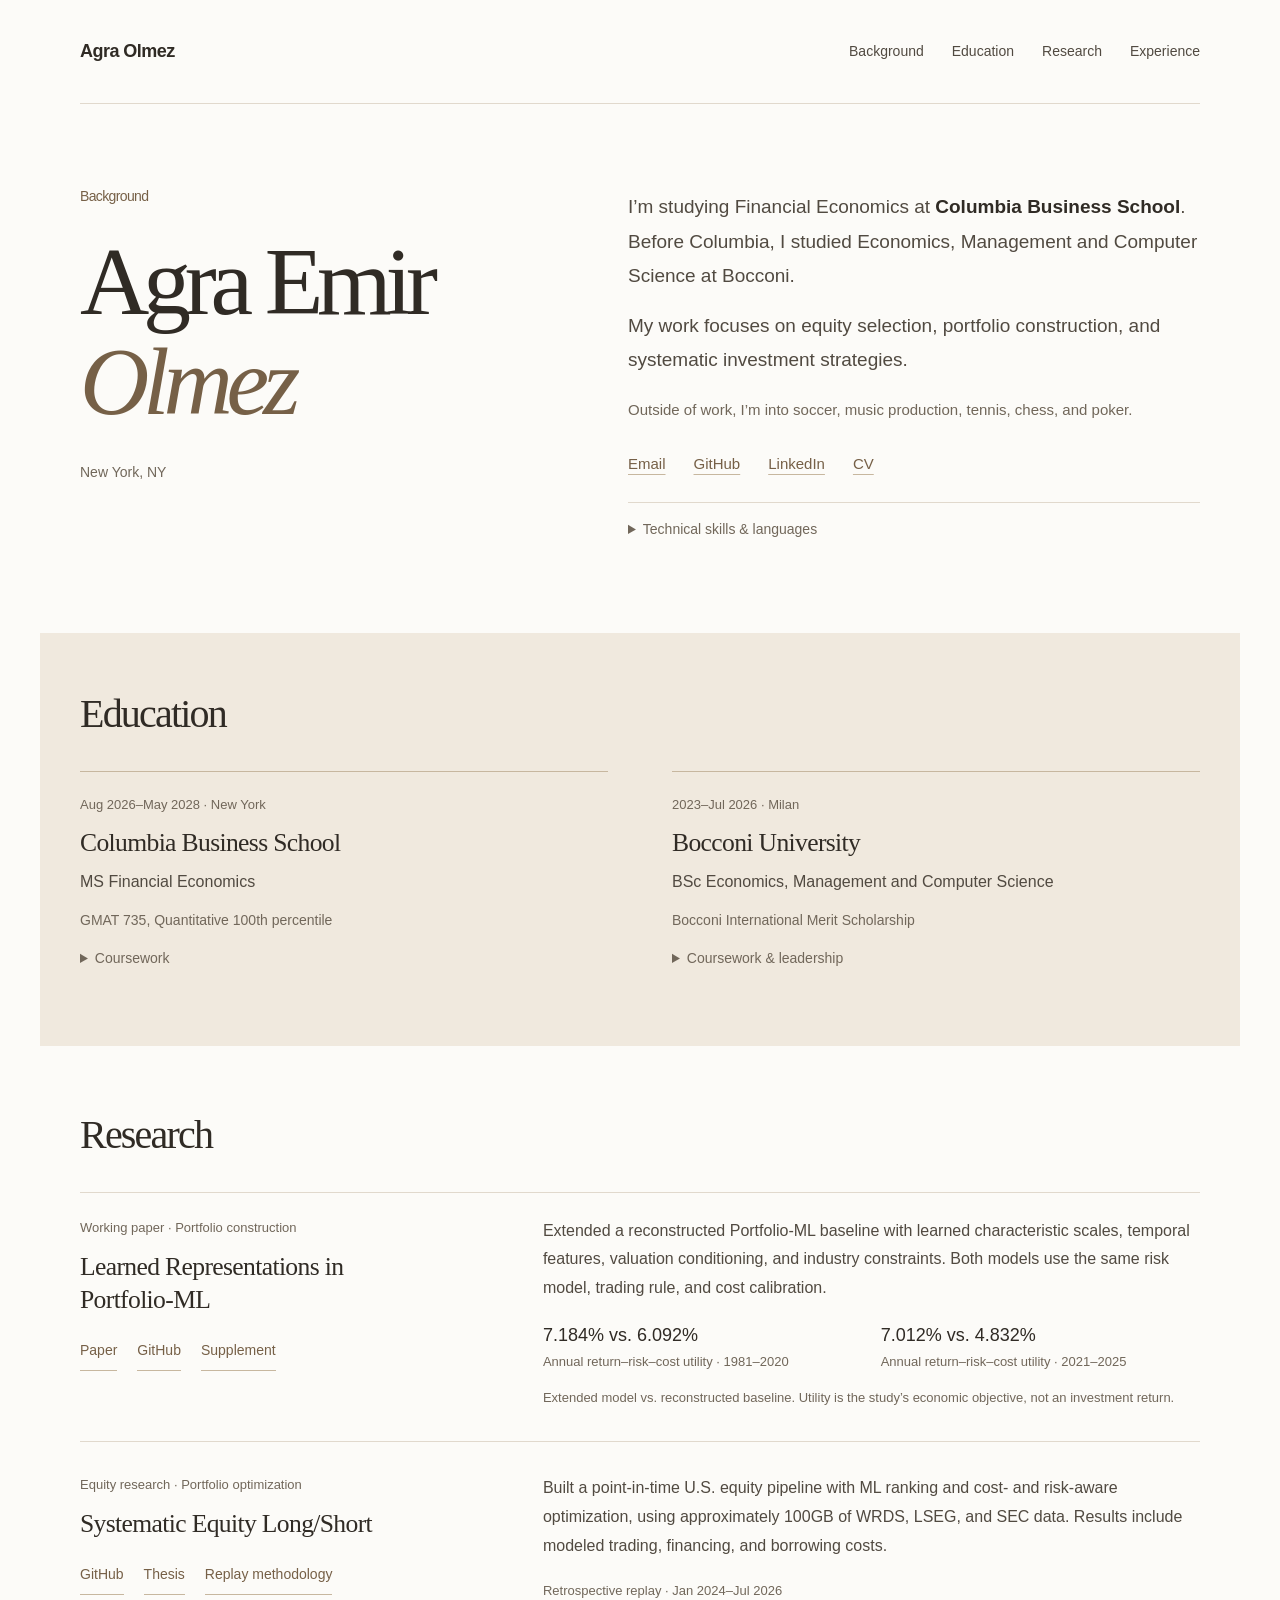
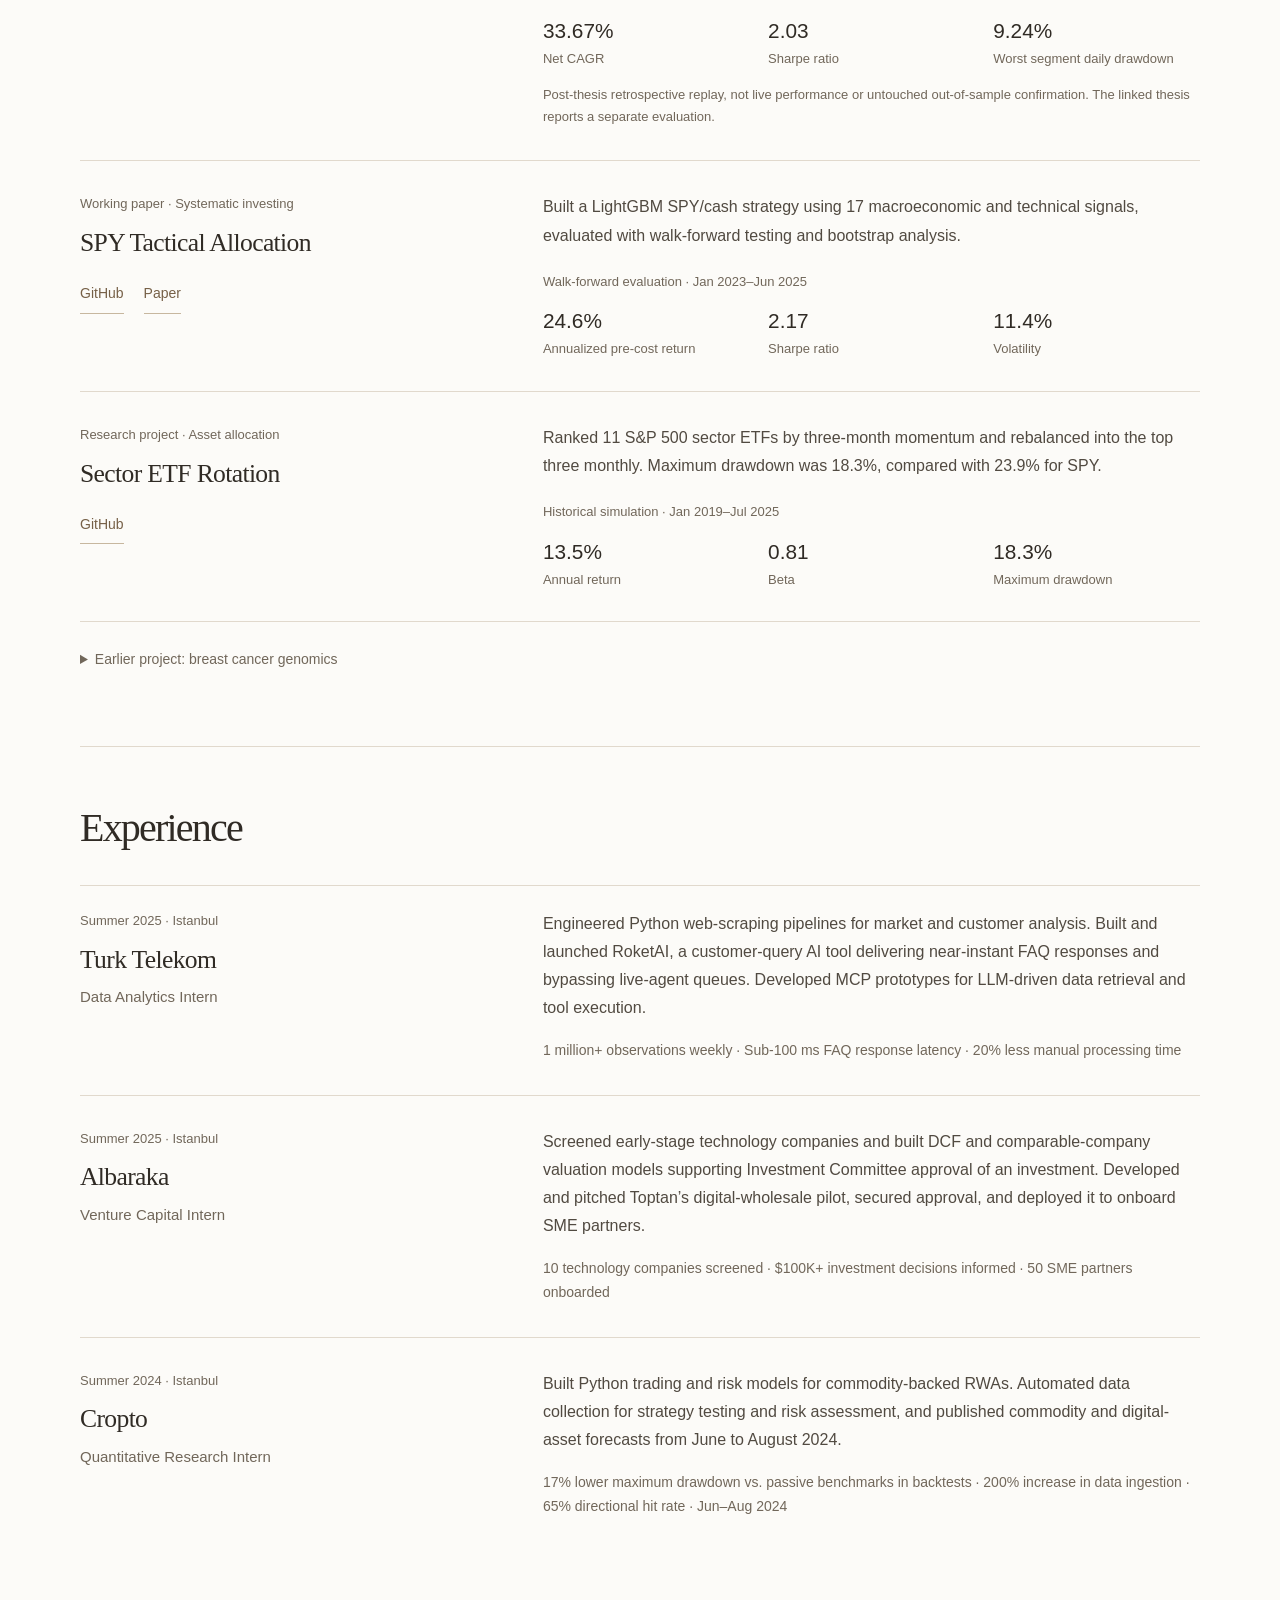
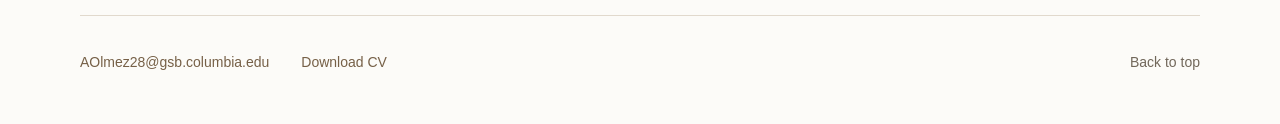
<file: index.html>
<!DOCTYPE html><html lang="en"><head><meta charset="utf-8"/><meta name="viewport" content="width=device-width, initial-scale=1"/><title>Agra Emir Olmez — Quantitative Finance &amp; Research</title><meta name="description" content="Agra Emir Olmez — Columbia Business School MSFE student. Research in equity selection, portfolio construction, and systematic investing, with papers, code, and CV."/><meta name="theme-color" content="#fcfbf8"/><link rel="canonical" href="https://agraolmez.github.io/"/><link rel="icon" type="image/svg+xml" href="/favicon.svg"/><link rel="stylesheet" href="/assets/site.4370478fcdb2.css"/><meta property="og:title" content="Agra Emir Olmez — Quantitative Finance &amp; Research"/><meta property="og:description" content="Equity selection, portfolio construction, and systematic investing. Research, code, and CV from Columbia MSFE student Agra Emir Olmez."/><meta property="og:type" content="website"/><meta property="og:site_name" content="Agra Emir Olmez"/><meta property="og:url" content="https://agraolmez.github.io/"/><meta property="og:image" content="https://agraolmez.github.io/og.png"/><meta property="og:image:width" content="1727"/><meta property="og:image:height" content="911"/><meta property="og:image:alt" content="Agra Emir Olmez — Quantitative Finance &amp; Research"/><meta name="twitter:card" content="summary_large_image"/><meta name="twitter:title" content="Agra Emir Olmez — Quantitative Finance &amp; Research"/><meta name="twitter:description" content="Equity selection, portfolio construction, and systematic investing. Research, code, and CV from Columbia MSFE student Agra Emir Olmez."/><meta name="twitter:image" content="https://agraolmez.github.io/og.png"/></head><body><a class="skip-link" href="#main-content">Skip to content</a><div class="page-shell" id="top"><header class="masthead"><a class="wordmark" href="#top">Agra Olmez</a><nav class="section-nav" aria-label="Sections"><a href="#background">Background</a><a href="#education">Education</a><a href="#research">Research</a><a href="#experience">Experience</a></nav></header><main id="main-content"><section class="intro" id="background" aria-labelledby="background-title"><div class="intro-heading"><h2 class="section-label" id="background-title">Background</h2><h1>Agra Emir<br/><span>Olmez</span></h1><p class="intro-location">New York, NY</p></div><div class="intro-copy"><p class="intro-summary">I’m studying Financial Economics at <strong>Columbia Business School</strong>. Before Columbia, I studied Economics, Management and Computer Science at Bocconi.</p><p class="intro-summary">My work focuses on equity selection, portfolio construction, and systematic investment strategies.</p><p class="personal-note">Outside of work, I’m into soccer, music production, tennis, chess, and poker.</p><div class="contact-line" aria-label="Contact and profile links"><a href="mailto:AOlmez28@gsb.columbia.edu">Email</a><a href="https://github.com/agraolmez" target="_blank" rel="noreferrer">GitHub</a><a href="https://www.linkedin.com/in/agraemirolmez/" target="_blank" rel="noreferrer">LinkedIn</a><a href="/AGRA%20EMIR%20OLMEZ%20CV.pdf?v=55a2853c" target="_blank" rel="noreferrer">CV</a></div><details class="background-details"><summary>Technical skills &amp; languages</summary><dl class="details-list"><div><dt>Tools</dt><dd>Python · SQL · R · Git · Excel · Agentic AI</dd></div><div><dt>Libraries</dt><dd>pandas · NumPy · scikit-learn · XGBoost · LightGBM · PyTorch · statsmodels · CVXPY</dd></div><div><dt>Languages</dt><dd>English (IELTS 8) · Turkish (native) · French (B2) · Italian (B1)</dd></div></dl></details></div></section><section class="content-section education-section" id="education" aria-labelledby="education-title"><h2 id="education-title">Education</h2><div class="education-list"><article class="education-entry"><p class="entry-date">Aug 2026–May 2028 · New York</p><h3>Columbia Business School</h3><p class="degree">MS Financial Economics</p><p class="education-detail">GMAT 735, Quantitative 100th percentile</p><details class="coursework"><summary>Coursework</summary><p>Finance Theory, Capital Markets, Econometrics and Statistical Inference, Computing for Finance</p></details></article><article class="education-entry"><p class="entry-date">2023–Jul 2026 · Milan</p><h3>Bocconi University</h3><p class="degree">BSc Economics, Management and Computer Science</p><p class="education-detail">Bocconi International Merit Scholarship</p><details class="coursework"><summary>Coursework &amp; leadership</summary><p>Econometrics, Machine Learning, Equity Portfolio Management, Advanced Mathematics and Statistics</p><p>Co-founder of Bocconi Students Emerging Markets Club<br/>Head of Bocconi Bloomberg Global Trading Challenge Team</p></details></article></div></section><section class="content-section" id="research" aria-labelledby="research-title"><h2 id="research-title">Research</h2><div class="research-list"><article class="project-entry"><div class="project-heading"><p class="project-category">Working paper · Portfolio construction</p><h3>Learned Representations in Portfolio-ML</h3><div class="entry-links" aria-label="Learned Representations in Portfolio-ML resources"><a href="/portfolio-ml-extension-paper.pdf" target="_blank" rel="noreferrer">Paper</a><a href="https://github.com/agraolmez/portfolio-ml-extension" target="_blank" rel="noreferrer">GitHub</a><a href="https://github.com/agraolmez/portfolio-ml-extension/blob/main/paper/supplemental_material.pdf" target="_blank" rel="noreferrer">Supplement</a></div></div><div class="project-copy"><p class="project-description">Extended a reconstructed Portfolio-ML baseline with learned characteristic scales, temporal features, valuation conditioning, and industry constraints. Both models use the same risk model, trading rule, and cost calibration.</p><div class="project-results"><ul class="results-list comparison-results" aria-label="Learned Representations in Portfolio-ML results"><li><strong>7.184% vs. 6.092%</strong> <span>Annual return–risk–cost utility · 1981–2020</span></li><li><strong>7.012% vs. 4.832%</strong> <span>Annual return–risk–cost utility · 2021–2025</span></li></ul><p class="research-note">Extended model vs. reconstructed baseline. Utility is the study’s economic objective, not an investment return.</p></div></div></article><article class="project-entry"><div class="project-heading"><p class="project-category">Equity research · Portfolio optimization</p><h3>Systematic Equity Long/Short</h3><div class="entry-links" aria-label="Systematic Equity Long/Short resources"><a href="https://github.com/agraolmez/equity-selection-thesis" target="_blank" rel="noreferrer">GitHub</a><a href="/machine-learning-long-short-equity-strategy.pdf" target="_blank" rel="noreferrer">Thesis</a><a href="https://github.com/agraolmez/equity-selection-thesis/blob/main/POST_THESIS_REPLAY.md" target="_blank" rel="noreferrer">Replay methodology</a></div></div><div class="project-copy"><p class="project-description">Built a point-in-time U.S. equity pipeline with ML ranking and cost- and risk-aware optimization, using approximately 100GB of WRDS, LSEG, and SEC data. Results include modeled trading, financing, and borrowing costs.</p><div class="project-results"><p class="evaluation-period">Retrospective replay · Jan 2024–Jul 2026</p><ul class="results-list" aria-label="Systematic Equity Long/Short results"><li><strong>33.67%</strong> <span>Net CAGR</span></li><li><strong>2.03</strong> <span>Sharpe ratio</span></li><li><strong>9.24%</strong> <span>Worst segment daily drawdown</span></li></ul><p class="research-note">Post-thesis retrospective replay, not live performance or untouched out-of-sample confirmation. The linked thesis reports a separate evaluation.</p></div></div></article><article class="project-entry"><div class="project-heading"><p class="project-category">Working paper · Systematic investing</p><h3>SPY Tactical Allocation</h3><div class="entry-links" aria-label="SPY Tactical Allocation resources"><a href="https://github.com/agraolmez/ml-spy-trading/tree/main" target="_blank" rel="noreferrer">GitHub</a><a href="https://papers.ssrn.com/sol3/papers.cfm?abstract_id=5351507" target="_blank" rel="noreferrer">Paper</a></div></div><div class="project-copy"><p class="project-description">Built a LightGBM SPY/cash strategy using 17 macroeconomic and technical signals, evaluated with walk-forward testing and bootstrap analysis.</p><div class="project-results"><p class="evaluation-period">Walk-forward evaluation · Jan 2023–Jun 2025</p><ul class="results-list" aria-label="SPY Tactical Allocation results"><li><strong>24.6%</strong> <span>Annualized pre-cost return</span></li><li><strong>2.17</strong> <span>Sharpe ratio</span></li><li><strong>11.4%</strong> <span>Volatility</span></li></ul></div></div></article><article class="project-entry"><div class="project-heading"><p class="project-category">Research project · Asset allocation</p><h3>Sector ETF Rotation</h3><div class="entry-links" aria-label="Sector ETF Rotation resources"><a href="https://github.com/agraolmez/momentum-strategy" target="_blank" rel="noreferrer">GitHub</a></div></div><div class="project-copy"><p class="project-description">Ranked 11 S&amp;P 500 sector ETFs by three-month momentum and rebalanced into the top three monthly. Maximum drawdown was 18.3%, compared with 23.9% for SPY.</p><div class="project-results"><p class="evaluation-period">Historical simulation · Jan 2019–Jul 2025</p><ul class="results-list" aria-label="Sector ETF Rotation results"><li><strong>13.5%</strong> <span>Annual return</span></li><li><strong>0.81</strong> <span>Beta</span></li><li><strong>18.3%</strong> <span>Maximum drawdown</span></li></ul></div></div></article></div><details class="additional-project"><summary>Earlier project: breast cancer genomics</summary><div><p>Classified Oncotype risk using logistic regression, Random Forest, XGBoost, LightGBM, and neural networks on METABRIC and TCGA-BRCA data.</p><p><strong>0.87 AUC</strong> · Five-fold and cross-dataset validation · SHAP and LIME interpretation</p></div></details></section><section class="content-section" id="experience" aria-labelledby="experience-title"><h2 id="experience-title">Experience</h2><div class="experience-list"><article class="experience-entry"><div class="entry-heading"><p class="entry-date">Summer 2025 · Istanbul</p><h3>Turk Telekom</h3><p>Data Analytics Intern</p></div><div class="experience-copy"><p>Engineered Python web-scraping pipelines for market and customer analysis. Built and launched RoketAI, a customer-query AI tool delivering near-instant FAQ responses and bypassing live-agent queues. Developed MCP prototypes for LLM-driven data retrieval and tool execution.</p><p class="experience-highlights">1 million+ observations weekly · Sub-100 ms FAQ response latency · 20% less manual processing time</p></div></article><article class="experience-entry"><div class="entry-heading"><p class="entry-date">Summer 2025 · Istanbul</p><h3>Albaraka</h3><p>Venture Capital Intern</p></div><div class="experience-copy"><p>Screened early-stage technology companies and built DCF and comparable-company valuation models supporting Investment Committee approval of an investment. Developed and pitched Toptan’s digital-wholesale pilot, secured approval, and deployed it to onboard SME partners.</p><p class="experience-highlights">10 technology companies screened · $100K+ investment decisions informed · 50 SME partners onboarded</p></div></article><article class="experience-entry"><div class="entry-heading"><p class="entry-date">Summer 2024 · Istanbul</p><h3>Cropto</h3><p>Quantitative Research Intern</p></div><div class="experience-copy"><p>Built Python trading and risk models for commodity-backed RWAs. Automated data collection for strategy testing and risk assessment, and published commodity and digital-asset forecasts from June to August 2024.</p><p class="experience-highlights">17% lower maximum drawdown vs. passive benchmarks in backtests · 200% increase in data ingestion · 65% directional hit rate · Jun–Aug 2024</p></div></article></div></section></main><footer class="site-footer" id="contact"><a href="mailto:AOlmez28@gsb.columbia.edu">AOlmez28@gsb.columbia.edu</a><a href="/AGRA%20EMIR%20OLMEZ%20CV.pdf?v=55a2853c" download="AGRA EMIR OLMEZ CV.pdf">Download CV</a><a href="#top">Back to top</a></footer></div></body></html>
</file>
<file: assets/site.4370478fcdb2.css>
:root {
  --paper: #fcfbf8;
  --ink: #302b25;
  --body: #514a41;
  --muted: #71675a;
  --accent: #766047;
  --hairline: #e1d9cd;
  --tint: #f0e9de;
  --accent-line: #c7b79f;
  --font-body: -apple-system, BlinkMacSystemFont, 'Segoe UI', 'Helvetica Neue', Arial, sans-serif;
  --font-heading: Georgia, 'Times New Roman', serif;
}

* { box-sizing: border-box; }
html { scroll-behavior: smooth; scroll-padding-top: 2rem; background: var(--paper); }
body { margin: 0; color: var(--body); font-family: var(--font-body); font-size: 1rem; line-height: 1.75; -webkit-font-smoothing: antialiased; }
::selection { color: var(--ink); background: #e5d8c5; }
h1, h2, h3, p { margin: 0; }
h1, h2, h3 { color: var(--ink); }
a { color: var(--accent); text-decoration: none; }
a:hover { text-decoration: underline; text-underline-offset: .3em; }
a:focus-visible, summary:focus-visible { outline: 2px solid var(--accent); outline-offset: 5px; }
.page-shell { width: min(70rem, calc(100% - 6rem)); margin-inline: auto; }
.skip-link { position: fixed; left: 1rem; top: 1rem; z-index: 5; padding: .6rem 1rem; background: var(--paper); transform: translateY(-200%); }
.skip-link:focus { transform: none; }
.masthead { display: flex; align-items: center; justify-content: space-between; gap: 2rem; min-height: 6.5rem; border-bottom: 1px solid var(--hairline); }
.wordmark { color: var(--ink); font-weight: 600; letter-spacing: -.03em; font-size: 1.125rem; }
.section-nav { display: flex; flex-wrap: wrap; gap: .2rem 1.75rem; }
.section-nav a { display: inline-flex; align-items: center; min-height: 2.75rem; color: var(--body); font-size: .875rem; }
.section-nav a:hover { color: var(--accent); }

.intro { display: grid; grid-template-columns: minmax(0, .9fr) minmax(0, 1.1fr); gap: 5rem; padding-block: 5.25rem 5rem; }
.intro-heading { align-self: start; }
.intro .section-label { color: var(--accent); font: 500 .875rem var(--font-body); margin: 0 0 1.75rem; }
.intro h1 { font: 400 clamp(3.5rem, 7.5vw, 6.125rem)/1.04 var(--font-heading); letter-spacing: -.065em; }
.intro h1 span { font-style: italic; color: var(--accent); }
.intro-location { margin-top: 1.8rem; font-size: .875rem; color: var(--muted); }
.intro-copy { padding-top: .15rem; }
.intro-summary { font-size: 1.1875rem; line-height: 1.8; }
.intro-summary strong { color: var(--ink); font-weight: 550; }
.intro-summary + .intro-summary { margin-top: 1rem; }
.personal-note { margin-top: 1.2rem; color: var(--muted); font-size: .9375rem; }
.contact-line { display: flex; flex-wrap: wrap; gap: .25rem 1.75rem; margin-top: 1.2rem; }
.contact-line a { display: inline-flex; align-items: center; min-height: 2.75rem; font-size: .9375rem; text-decoration: underline; text-decoration-color: var(--accent-line); text-underline-offset: .35em; }
.background-details { margin-top: 1rem; border-top: 1px solid var(--hairline); padding-top: .35rem; }
.details-list { display: grid; gap: .85rem; margin: .5rem 0 0; font-size: .875rem; }
.details-list > div { display: grid; grid-template-columns: 5rem minmax(0, 1fr); gap: .75rem; }
.details-list dt { color: var(--muted); }
.details-list dd { margin: 0; }

.content-section { padding-block: 3.5rem 4rem; border-top: 1px solid var(--hairline); }
h2 { font: 400 2.5rem/1.25 var(--font-heading); letter-spacing: -.045em; margin-bottom: 2rem; }
h3 { font: 500 1.6rem/1.3 var(--font-heading); letter-spacing: -.025em; }
.education-section { background: var(--tint); margin-inline: -2.5rem; padding-inline: 2.5rem; border: 0; }
.education-list { display: grid; grid-template-columns: repeat(2, minmax(0, 1fr)); gap: 4rem; }
.education-entry { border-top: 1px solid var(--accent-line); padding-top: 1.4rem; }
.entry-date { color: var(--muted); font-size: .8125rem; margin-bottom: .6rem; }
.education-entry h3 { margin-bottom: .55rem; }
.degree { font-size: 1rem; }
.education-detail { color: var(--muted); font-size: .875rem; margin-top: .7rem; }
summary { cursor: pointer; width: fit-content; max-width: 100%; color: var(--muted); min-height: 2.75rem; padding-block: .55rem; font-size: .875rem; }
summary:hover { color: var(--accent); }
.coursework { margin-top: .35rem; }
.coursework > p { font-size: .875rem; }
.coursework p + p { margin-top: .85rem; }
.education-section + .content-section { border: 0; padding-top: 4rem; }

.project-entry, .experience-entry { display: grid; grid-template-columns: minmax(0, .85fr) minmax(0, 1.4fr); gap: 4rem; padding-block: 2rem; border-top: 1px solid var(--hairline); }
.project-entry:first-child, .experience-entry:first-child { padding-top: 1.5rem; }
.project-category { color: var(--muted); font-size: .8125rem; margin-bottom: .65rem; }
.project-heading h3 { max-width: 23ch; }
.entry-links { display: flex; flex-wrap: wrap; gap: 0 1.25rem; margin-top: .9rem; font-size: .875rem; }
.entry-links a { display: inline-flex; align-items: center; min-height: 2.5rem; border-bottom: 1px solid var(--accent-line); }
.project-description { line-height: 1.8; }
.project-results { margin-top: 1.25rem; }
.evaluation-period { color: var(--muted); font-size: .8125rem; margin-bottom: .8rem; }
.results-list { display: grid; grid-template-columns: repeat(3, minmax(0, 1fr)); gap: 1.15rem; padding: 0; margin: 0; list-style: none; }
.results-list li { min-width: 0; }
.results-list strong { display: block; color: var(--ink); font-size: 1.3rem; line-height: 1.4; font-weight: 500; font-variant-numeric: tabular-nums; }
.results-list span { display: block; color: var(--muted); font-size: .8125rem; line-height: 1.5; margin-top: .25rem; }
.comparison-results { grid-template-columns: repeat(2, minmax(0, 1fr)); }
.comparison-results strong { font-size: 1.125rem; }
.research-note { margin-top: .95rem; color: var(--muted); font-size: .8125rem; line-height: 1.7; }
.additional-project { border-top: 1px solid var(--hairline); padding-top: 1rem; }
.additional-project > div { padding-top: .5rem; font-size: .9375rem; max-width: 70ch; }
.additional-project p + p { margin-top: .5rem; }

.entry-heading h3 { margin-bottom: .5rem; }
.entry-heading > p:not(.entry-date) { font-size: .9375rem; color: var(--muted); }
.experience-highlights { margin-top: 1rem; color: var(--muted); font-size: .875rem; }
.site-footer { display: flex; flex-wrap: wrap; align-items: center; gap: .5rem 2rem; border-top: 1px solid var(--hairline); padding-block: 1.5rem 2.5rem; font-size: .875rem; }
.site-footer a { display: inline-flex; align-items: center; min-height: 2.75rem; }
.site-footer a:last-child { margin-left: auto; color: var(--muted); }

@media (max-width: 900px) {
  .page-shell { width: min(70rem, calc(100% - 4rem)); }
  .intro { gap: 2.5rem; }
  .intro-summary { font-size: 1.0625rem; }
  .education-section { margin-inline: -1rem; padding-inline: 1rem; }
  .education-list { gap: 2rem; }
  .project-entry, .experience-entry { grid-template-columns: minmax(0, .8fr) minmax(0, 1.3fr); gap: 2rem; }
  .results-list { gap: .75rem; }
}

@media (max-width: 640px) {
  .page-shell { width: calc(100% - 3rem); }
  .masthead { display: block; padding-block: 1.25rem .6rem; min-height: 0; }
  .section-nav { justify-content: space-between; gap: 0 .7rem; margin-top: .5rem; }
  .section-nav a { font-size: .8125rem; }
  .intro { grid-template-columns: 1fr; gap: 1.75rem; padding-block: 2.5rem 3rem; }
  .intro .section-label { margin-bottom: 1.25rem; }
  .intro h1 { font-size: 4rem; }
  .intro h1 br { display: none; }
  .intro h1 span::before { content: ' '; }
  .intro-location { margin-top: 1rem; }
  .intro-copy { padding: 0; }
  .content-section { padding-block: 2.5rem; }
  h2 { font-size: 2.125rem; margin-bottom: 1.5rem; }
  h3 { font-size: 1.5rem; }
  .education-list { grid-template-columns: 1fr; gap: 1.75rem; }
  .education-section + .content-section { padding-top: 2.5rem; }
  .project-entry, .experience-entry { grid-template-columns: 1fr; gap: 1.2rem; padding-block: 1.75rem; }
  .project-heading h3 { max-width: none; }
  .entry-links { margin-top: .55rem; }
  .results-list { gap: .7rem; }
  .results-list strong { font-size: 1.15rem; }
  .comparison-results { grid-template-columns: 1fr; gap: .85rem; }
  .comparison-results li { display: flex; flex-direction: column; }
  .results-list span { font-size: .8125rem; }
  .research-note { font-size: .875rem; }
  .details-list > div { grid-template-columns: 1fr; gap: .1rem; }
  .site-footer { gap: .25rem 1.25rem; }
  .site-footer a:first-child { flex-basis: 100%; }
}

@media (prefers-reduced-motion: reduce) {
  html { scroll-behavior: auto; }
}

@media print {
  .page-shell { width: 100%; }
  .masthead, .site-footer, .skip-link { display: none; }
  .intro { padding-top: 0; }
  .education-section { margin-inline: 0; }
  .project-entry, .experience-entry, .education-entry { break-inside: avoid; }
}
</file>
